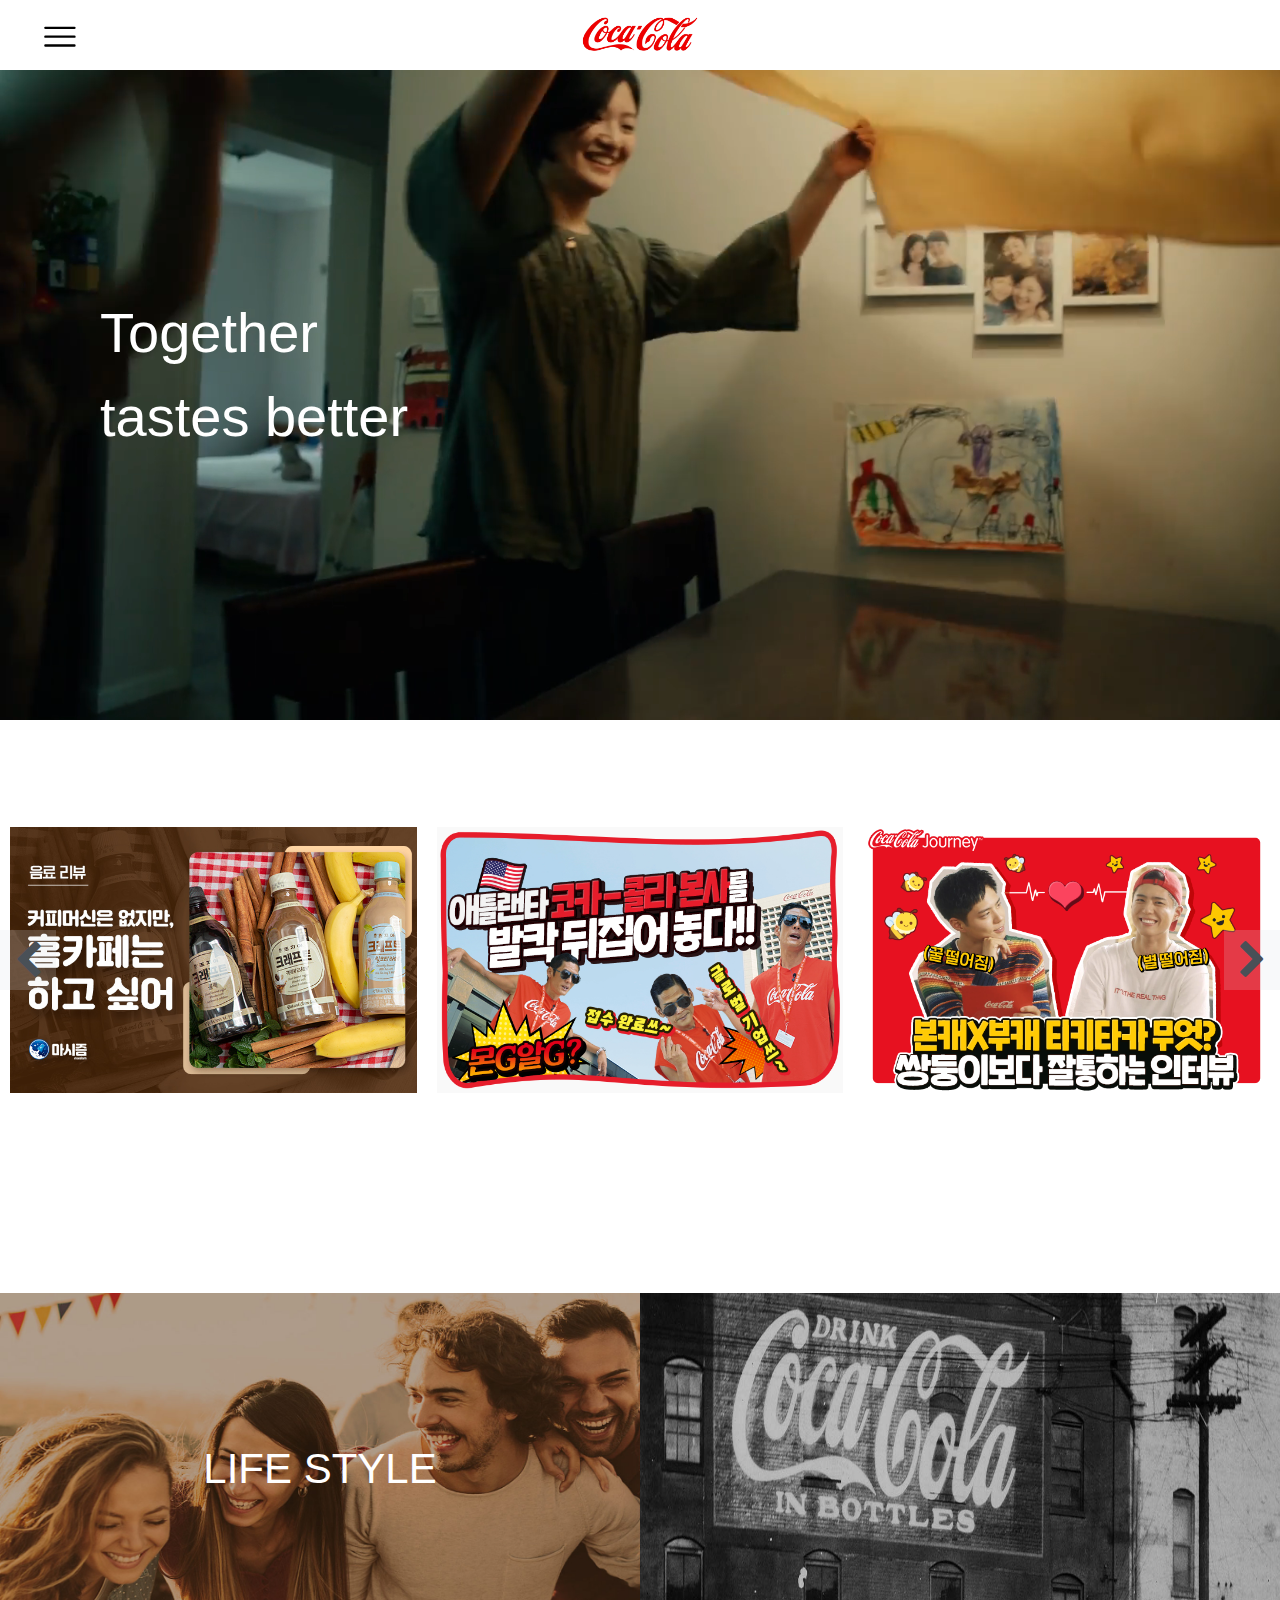
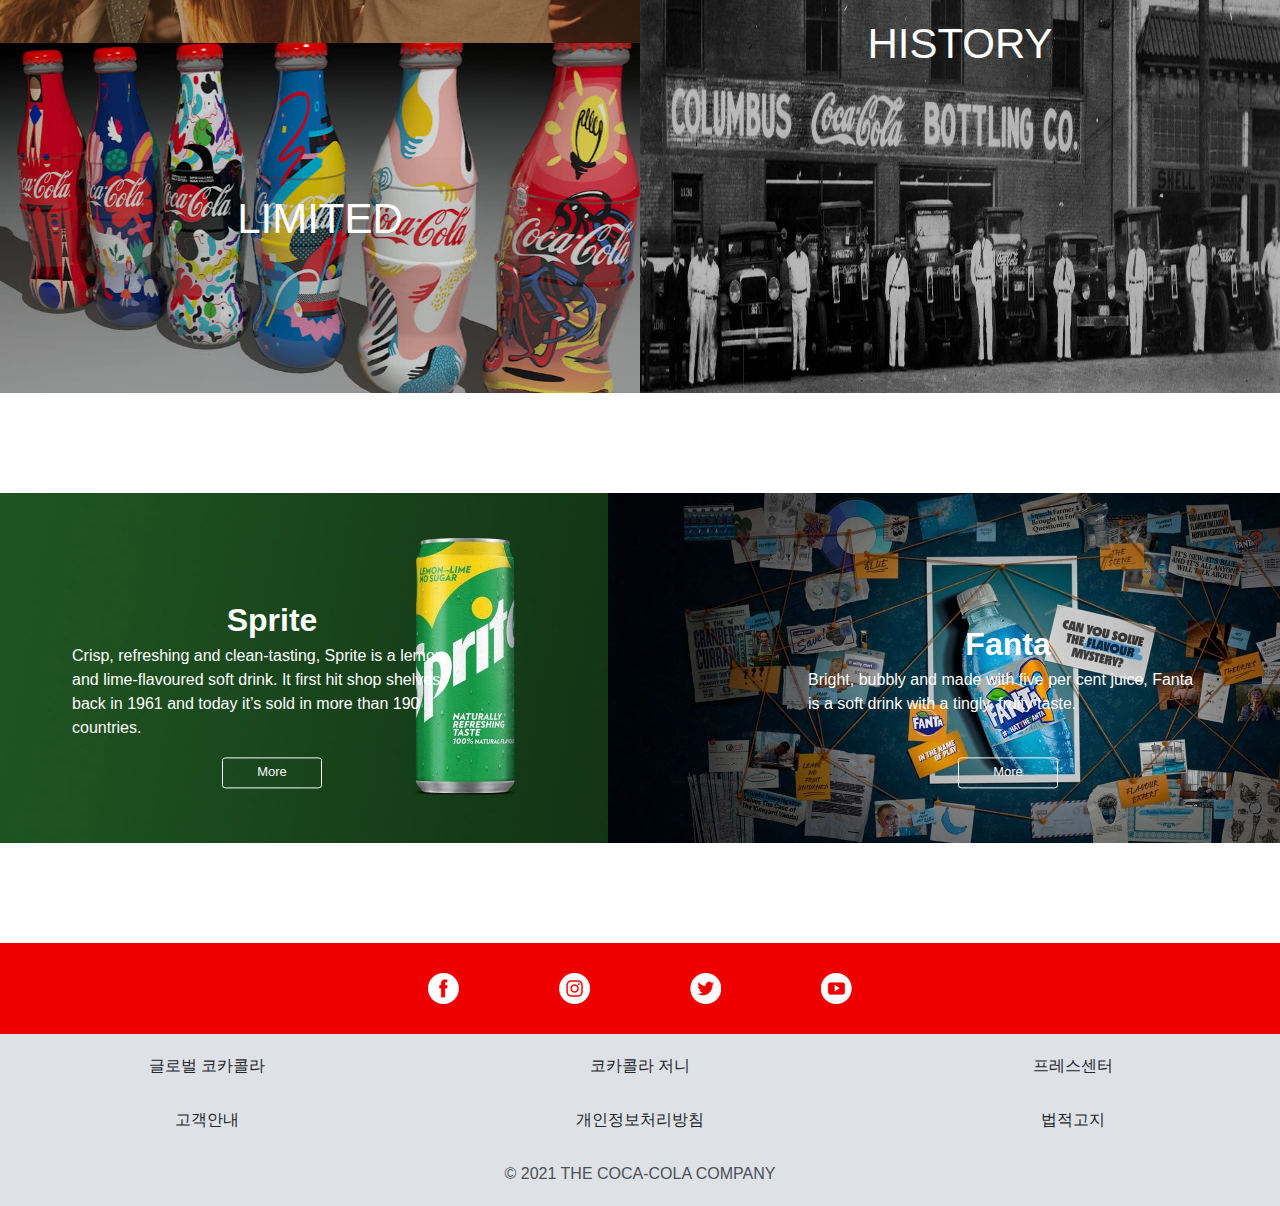
<file: CocaCola/index.html>
<!DOCTYPE html>
<html lang="en">

<head>
    <meta charset="UTF-8">
    <meta http-equiv="X-UA-Compatible" content="IE=edge">
    <meta name="viewport" content="width=device-width, initial-scale=1.0">
    <title>Coca-Cola</title>
    <link rel="stylesheet" href="css/bootstrap.min.css">
    <link rel="stylesheet" href="css/style.css">
    <link rel="stylesheet" href="css/fontello.css">
    <script src="js/jquery-3.5.1.min.js"></script>
    <script src="js/index.js"></script>

</head>

<body>
    <header>
        <h1 class="logo"><a href="index.html"><img src="images/logo.png" alt="logo"></a></h1>
        <p class="menuBtn"><a href="#"></a></p>
        <ul class="menu">
            <li>
                <a href="#">OUR PRODUCTS</a>
                <ul class="subMenu">
                    <li><a href="#"><img src="images/subImg_1.jpg" alt="Coca-Cola"></a></li>
                    <li><a href="#"><img src="images/subImg_2.jpg" alt="Coca-Cola-Zero"></a></li>
                    <li><a href="#"><img src="images/subImg_3.webp" alt="Flavor"></a></li>
                    <li><a href="#"><img src="images/subImg_4.webp" alt="Coca-Cola-Energy"></a></li>
                    <li><a href="#"><img src="images/subImg_5.jpg" alt="Coca-Cola-Local-Taste"></a></li>
                    <li><a href="#"><img src="images/subImg_6.webp" alt="All Products"></a></li>
                </ul>
            </li>
            <li><a href="#">COKE STORY</a></li>
            <li><a href="#">LIFE</a></li>
            <li><a href="#">COMMUNITY</a></li>
            <li><a href="#">WHERE TO BUY</a></li>
        </ul>
    </header>

    <div id="container">
        <h2 class="blind">videoWrap,eventWrap,photoWrap,brandWrap,snsWrap</h2>

        <section class="videoWrap">
            <h3 class="blind">video</h3>
            <div class="videoBox">
                <video src="videos/The_Great_Meal_15_KOCLD05T171H_Digital_1600.mp4" autoplay loop muted></video>
            </div>
            <div class="videoText">
                <p>Together <br>tastes better</p>
            </div>
        </section>

        <section class="eventWrap">
            <h3 class="blind">event</h3>
            <ul class="event">
                <li>
                    <a href="#">
                        <img src="images/event_1.jpg" alt="event_1">
                    </a>
                </li>
                <li>
                    <a href="#">
                        <img src="images/event_2.png" alt="event_2">
                    </a>
                </li>
                <li>
                    <a href="#">
                        <img src="images/event_3.png" alt="event_3">
                    </a>
                </li>
                <li>
                    <a href="#">
                        <img src="images/event_4.jpg" alt="event_3">
                    </a>
                </li>
                <li>
                    <a href="#">
                        <img src="images/event_5.jpg" alt="event_3">
                    </a>
                </li>
                <li>
                    <a href="#">
                        <img src="images/event_6.jpg" alt="event_3">
                    </a>
                </li>

            </ul>

            <div class="arrow">
                <i class="icon-left"></i>
                <i class="icon-right"></i>
            </div>
        </section>

        <section class="photoWrap">
            <h3 class="blind">photo</h3>
            <ul class="leftPhoto">
                <li>
                    <a href="#">
                        <img src="images/lifestyle.jpg" alt="lifestyle">
                        <p>LIFE STYLE</p>
                    </a>
                </li>
                <li>
                    <a href="#">
                        <img src="images/limited.jpg" alt="limited">
                        <p>LIMITED</p>
                    </a>
                </li>
            </ul>

            <ul class="rightPhoto">
                <li>
                    <a href="#">
                        <img src="images/history.jpg" alt="history">
                        <p>HISTORY</p>
                    </a>
                </li>
            </ul>
        </section>

        <section class="brandWrap center">
            <h3 class="blind">brand</h3>
            <div class="sprite">
                <img src="images/brnad-sprite.jpg" alt="sprite">
                <div class="brandText">
                    <p>Sprite</p>
                    Crisp, refreshing and clean-tasting, Sprite is a lemon and lime-flavoured soft drink. It first hit
                    shop shelves back in 1961 and today it’s sold in more than 190 countries.
                </div>
                <a href="#" class="btn btn-outline-light">More</a>


            </div>

            <div class="fanta">
                <img src="images/brand-fanta.jpg" alt="fanta">
                <div class="brandText">
                    <p>Fanta</p>
                    Bright, bubbly and made with five per cent juice, Fanta is a soft drink with a tingly, fruity taste.
                </div>
                <a href="#" class="btn btn-outline-light">More</a>
            </div>
        </section>

        <section class="snsWrap">
            <h3 class="blind">sns</h3>
            <div class="center">
                <ul class="sns">
                    <li><a href="#"><img src="images/coke-facebook.png" alt="coke-facebook"></a></li>
                    <li><a href="#"><img src="images/coke-instagran.png" alt="coke-instagran"></a></li>
                    <li><a href="#"><img src="images/coke-twitter.png" alt="coke-twitter"></a></li>
                    <li><a href="#"><img src="images/coke-youtube.png" alt="coke-youtube"></a></li>
                </ul>
            </div>
        </section>
    </div>

    <footer>
        <ul class="footTop row">
            <li class="col-4"><a href="#">글로벌 코카콜라</a></li>
            <li class="col-4"><a href="#">코카콜라 저니</a></li>
            <li class="col-4"><a href="#">프레스센터</a></li>
            <li class="col-4"><a href="#">고객안내</a></li>
            <li class="col-4"><a href="#">개인정보처리방침</a></li>
            <li class="col-4"><a href="#">법적고지</a></li>
        </ul>
        <p>© 2021 THE COCA-COLA COMPANY</p>
    </footer>
</body>

</html>
</file>
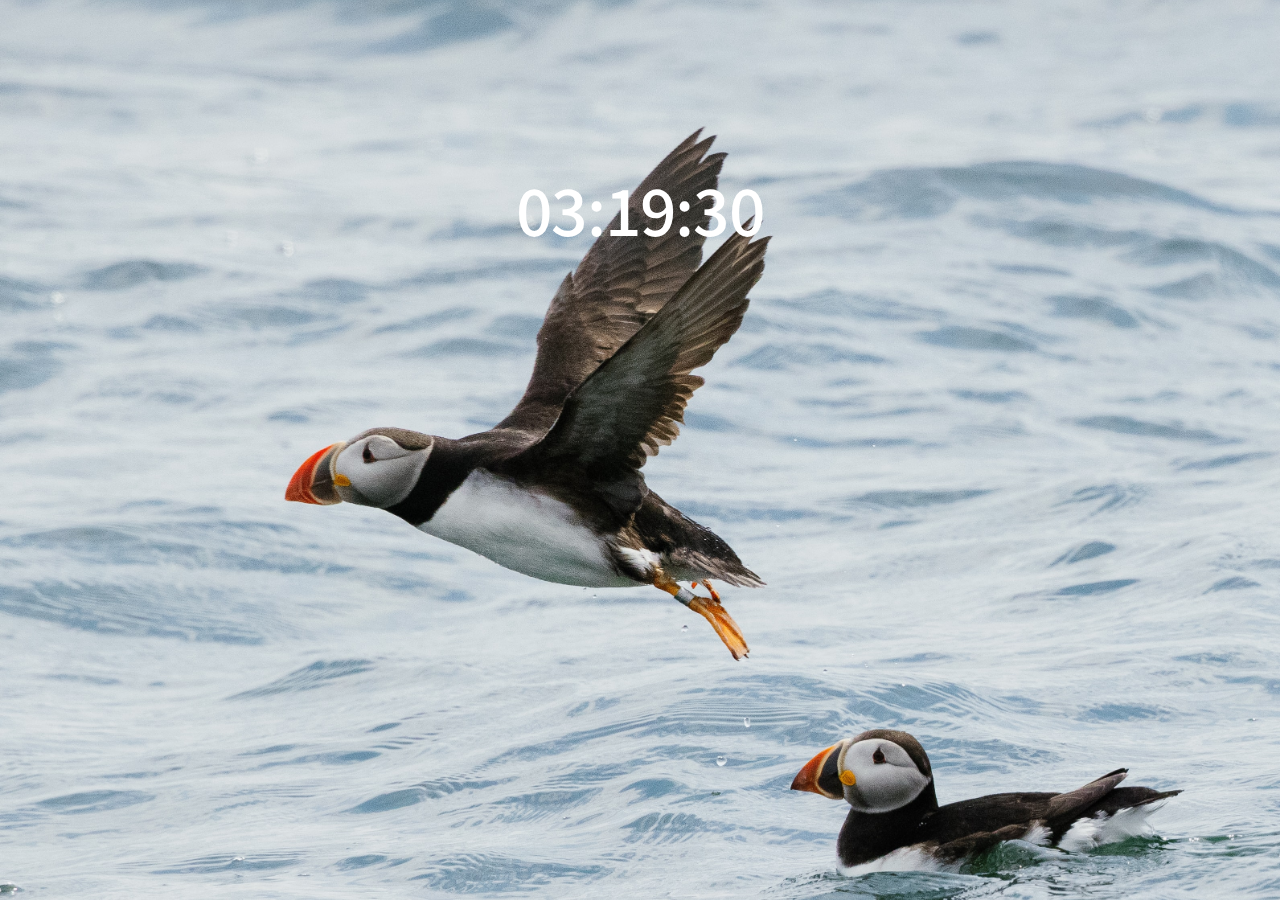
<file: nomard_momentum_clone/html/index.html>
<!DOCTYPE html>
<html lang="en">

<head>
    <meta charset="UTF-8">
    <meta http-equiv="X-UA-Compatible" content="IE=edge">
    <meta name="viewport" content="width=device-width, initial-scale=1.0">
    <title>momentum_clone</title>
    <link href="https://fonts.googleapis.com/css2?family=Noto+Sans+KR:wght@100;300;400;500;700;900&display=swap"
        rel="stylesheet">
    <link rel="stylesheet" href="../css/momentum.css">
</head>

<body>
    <h2 id="clock"></h2>
    <form class="hidden" id="login-form">
        <input type="text" maxlength="15" placeholder="What's Your Name?" required>
        <input type="submit" value="Log In">
    </form>
    <h1 class="hidden" id="greeting"></h1>
</body> 
<script src="../js/momentum.js"></script>

</html>
</file>
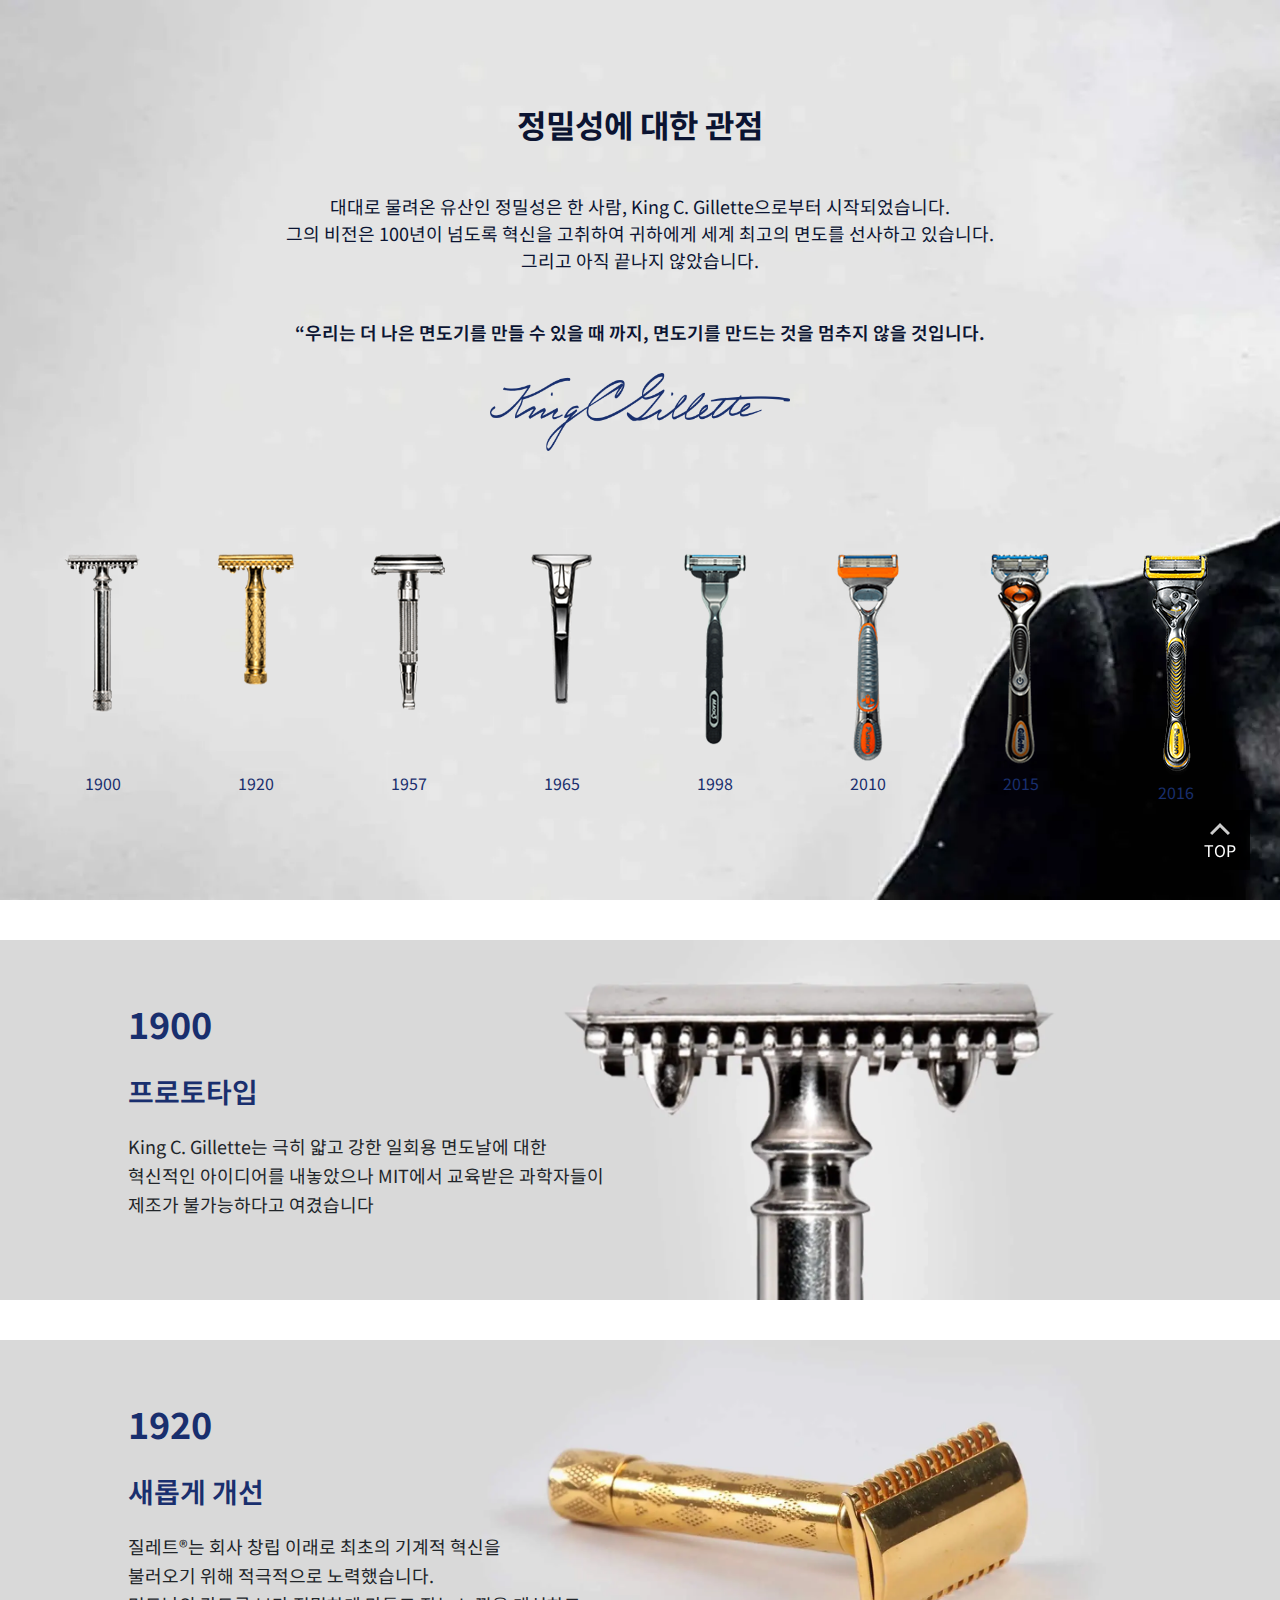
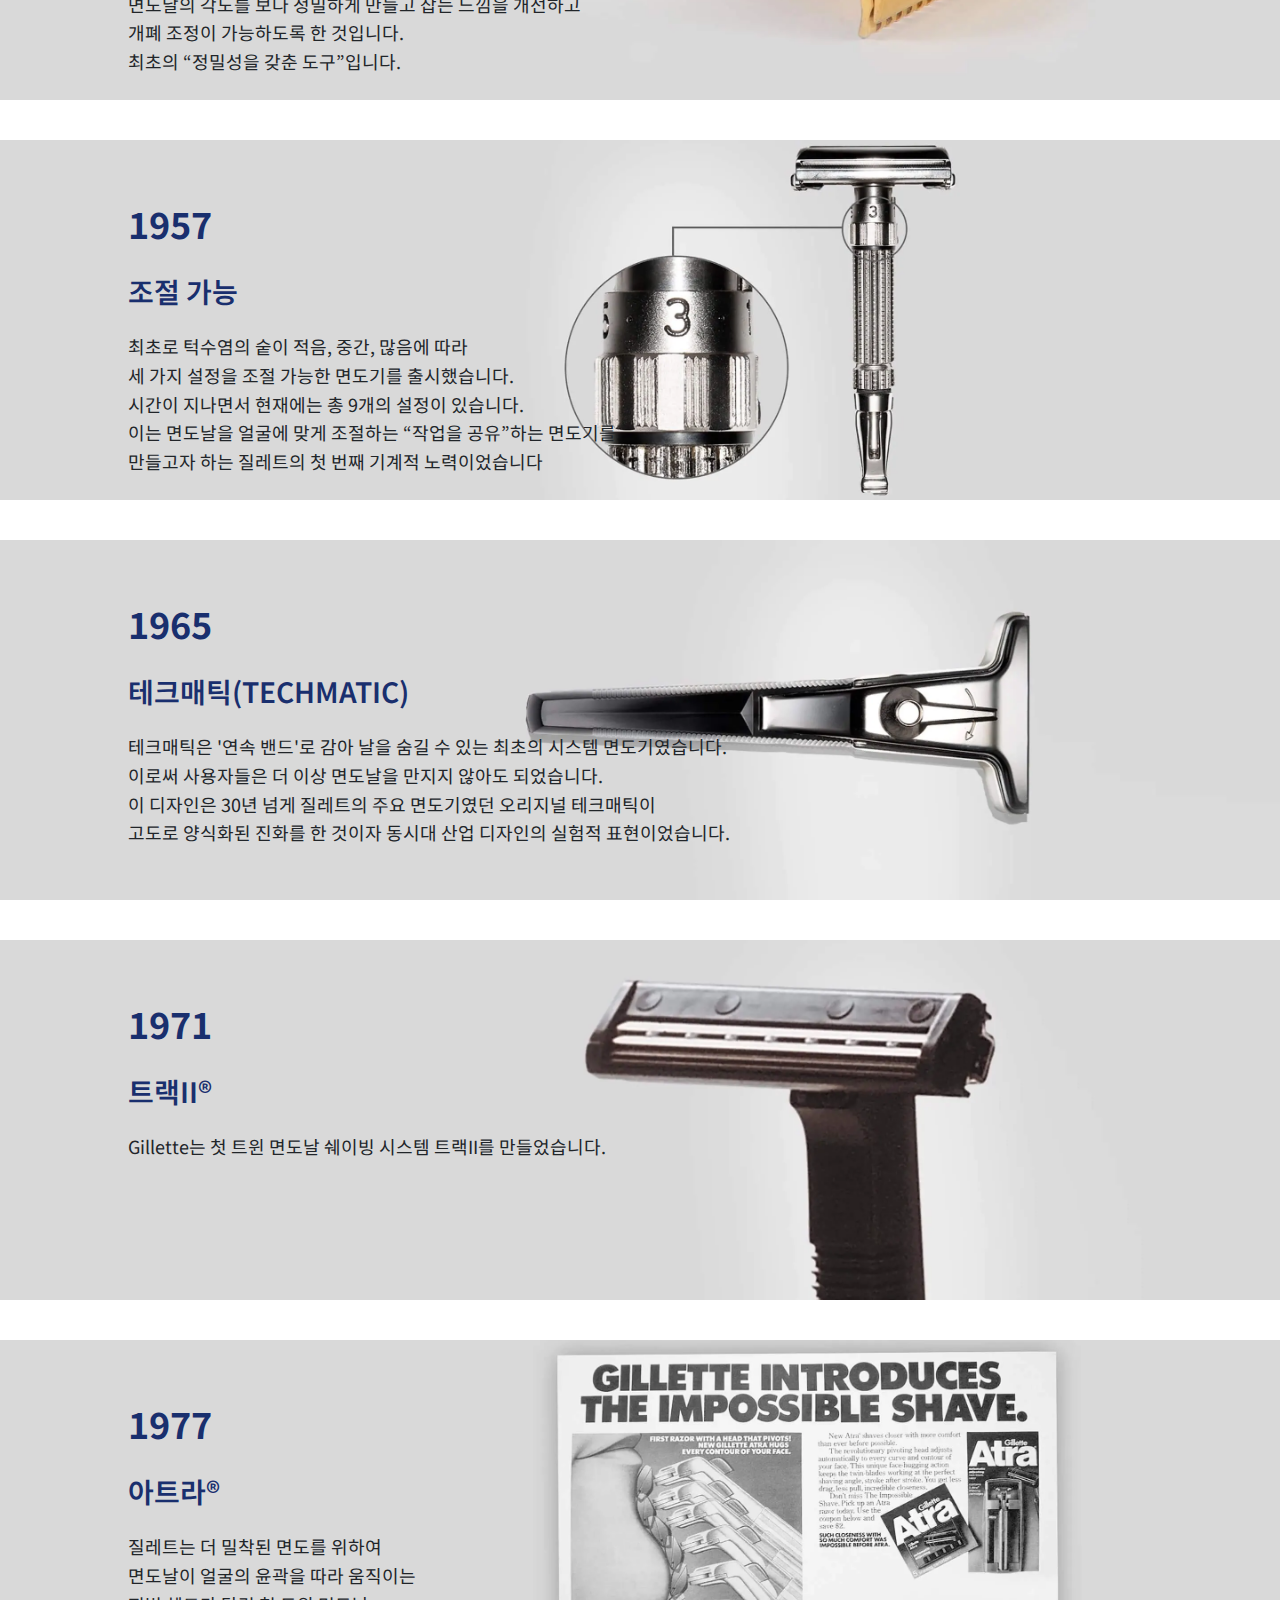
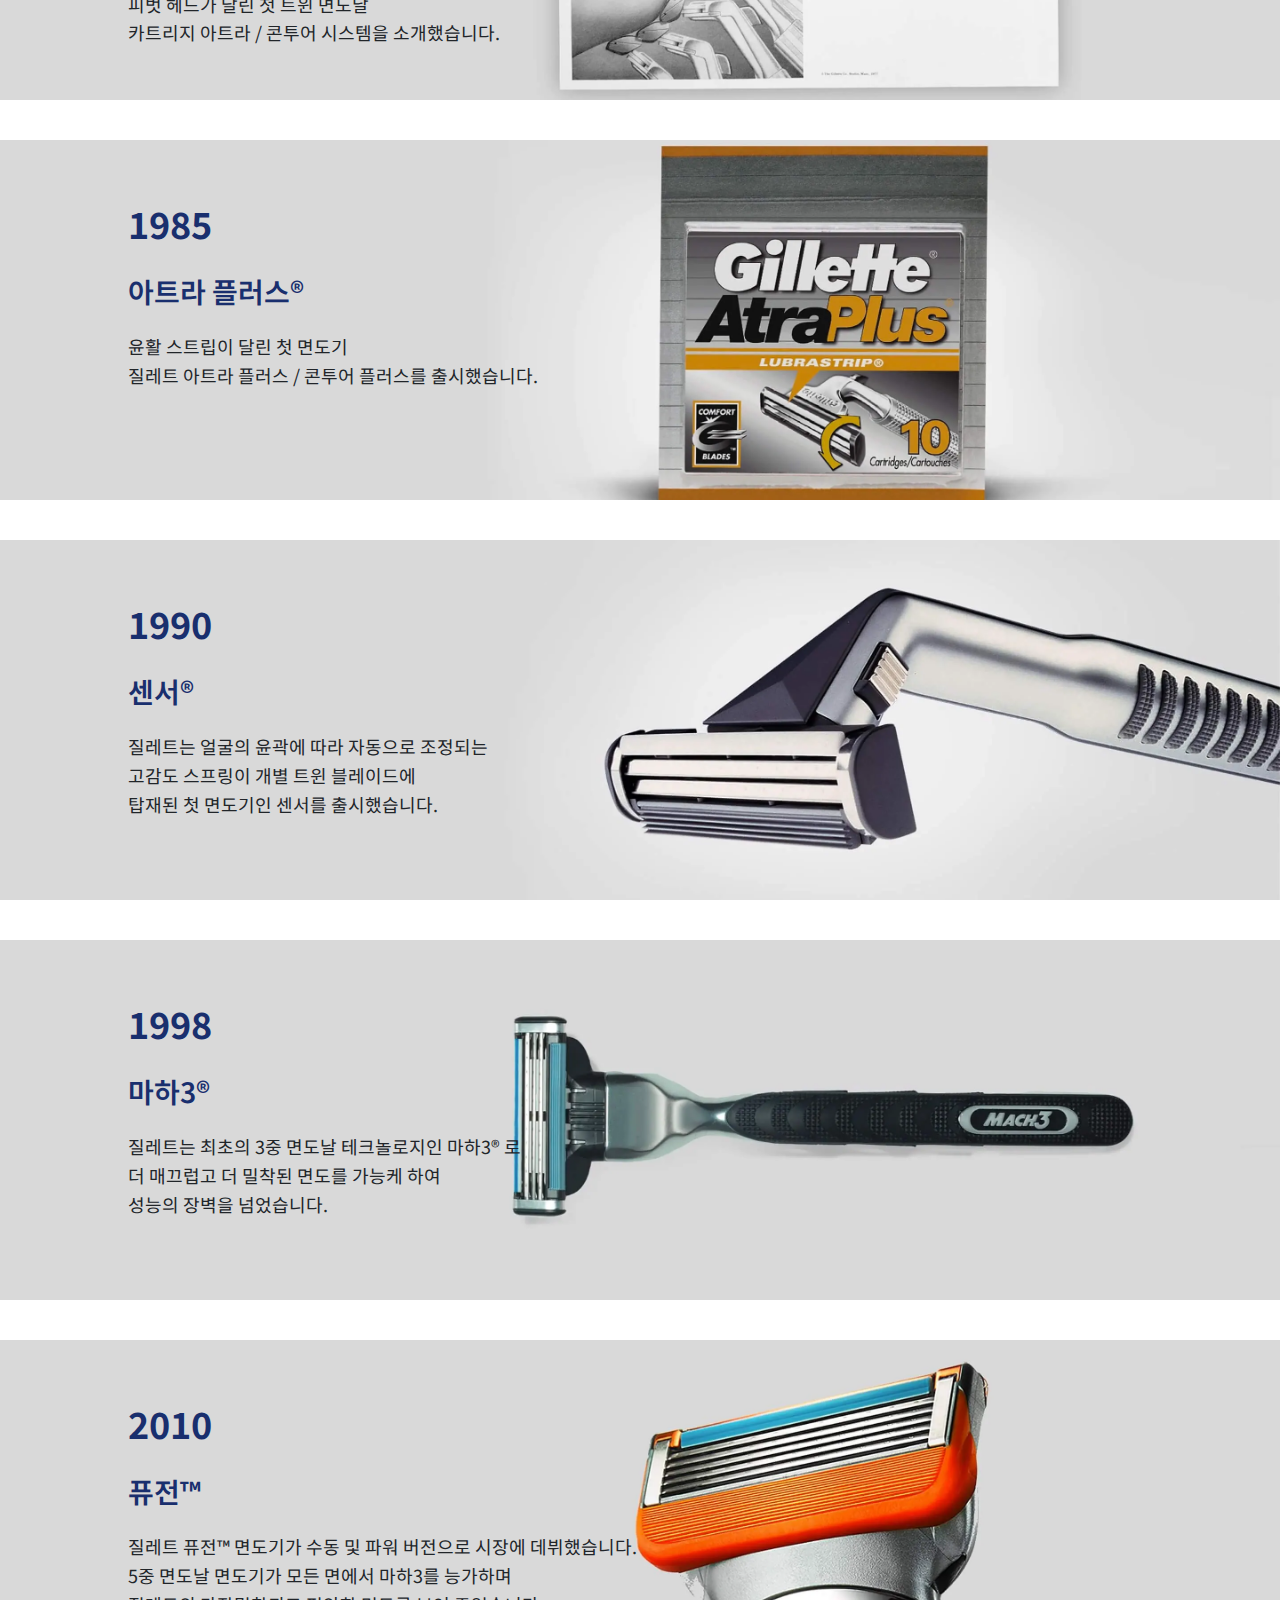
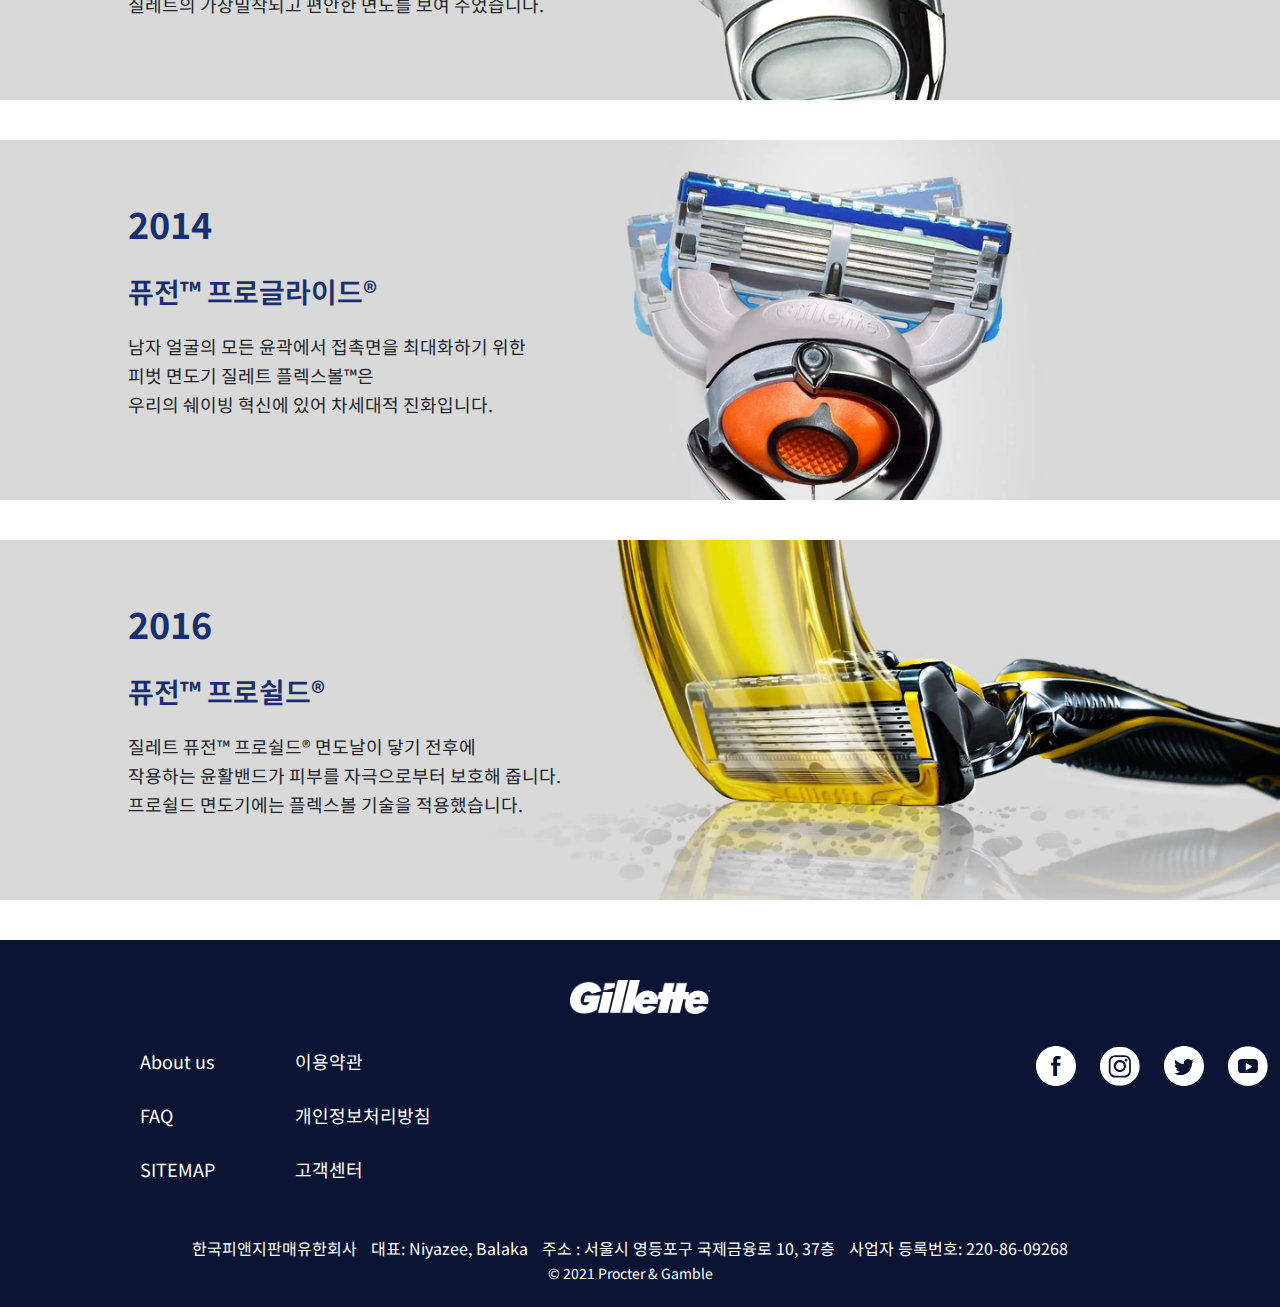
<file: Gillette/history.html>
<!DOCTYPE html>
<html lang="en">

<head>
    <meta charset="UTF-8">
    <meta http-equiv="X-UA-Compatible" content="IE=edge">
    <meta name="viewport" content="width=device-width, initial-scale=1.0">
    <title>Gillete</title>
    <link rel="icon" href="images/favicon-48x48.png">
    <link href="https://fonts.googleapis.com/css2?family=Noto+Sans+KR:wght@100;300;400;500;700;900&display=swap"
        rel="stylesheet">
    <link rel="stylesheet" href="css/bootstrap.min.css">
    <link rel="stylesheet" href="css/history.css">
    <script src="js/jquery-3.5.1.min.js"></script>
    <script src="js/history.js"></script>
</head>

<body>
    <header>
        <div class="center">
            <h1 class="logo"><a href="index.html"><img src="images/Logo.png" alt="logo"></a></h1>
            <nav>
                <p class="hamBtn"><a href="#"><i><img src="images/hamBtn.svg" alt="menuBtn"></i></a></p>
                <p class="search"><a href="#"><i><img src="images/search.svg" alt="searchIcon"></i></a></p>
                <ul class="menu">
                    <li>
                        <a href="#">PRODUCTS</a>
                        <ul class="sub sub1">
                            <li class="subLi1">
                                <a href="#">면도기 & 트리머</a>
                                <div class="subImgWrap">
                                    <ul class="subImg">
                                        <li>
                                            <a href="#">
                                                <img src="images/Blades_ProGlideShield@2x.webp" alt="프로 글라이드쉴드">
                                                <p>ProGlide Shield</p>
                                            </a>
                                        </li>
                                        <li>
                                            <a href="#">
                                                <img src="images/Blades_ProGlide@2x.webp" alt="프로 글라이드">
                                                <p>ProGlide</p>
                                            </a>
                                        </li>
                                        <li>
                                            <a href="#">
                                                <img src="images/Blades_SkinGuard@2x.webp" alt="스킨텍">
                                                <p>SkinTech</p>
                                            </a>
                                        </li>
                                        <li>
                                            <a href="#">
                                                <img src="images/Blades_Mach3@2x.webp" alt="마하3">
                                                <p>Mach3</p>
                                            </a>
                                        </li>
                                    </ul>
                                </div>
                            </li>
                            <li>
                                <a href="#">면도날</a>
                                <div class="subImgWrap">
                                    <ul class="subImg">
                                        <li>
                                            <a href="#">
                                                <img src="images/bladerefills-heatedrazor.webp" alt="히티드레이저 면도날">
                                                <p>Heated Razor</p>
                                            </a>
                                        </li>
                                        <li>
                                            <a href="#">
                                                <img src="images/bladerefills-proglideshield.webp" alt="프로글라이드쉴드 면도날">
                                                <p>ProGlide Shield</p>
                                            </a>
                                        </li>
                                        <li>
                                            <a href="#">
                                                <img src="images/bladerefills-skinguard.webp" alt="스킨가드 면도날">
                                                <p>SkinTech</p>
                                            </a>
                                        </li>
                                        <li>
                                            <a href="#">
                                                <img src="images/bladerefills-mach3.webp" alt="마하3">
                                                <p>Mach3</p>
                                            </a>
                                        </li>
                                    </ul>
                                </div>
                            </li>
                            <li>
                                <a href="#">쉐이빙 크림 & 젤 & 폼</a>
                                <div class="subImgWrap">
                                    <ul class="subImg">
                                        <li>
                                            <a href="#">
                                                <img src="images/product_mach3_Irritation_defender_soothing_gel.jpg"
                                                    alt="마하3 자극 방지 수딩 젤">
                                                <p>마하3 자극 방지 수딩 젤</p>
                                            </a>
                                        </li>
                                        <li>
                                            <a href="#">
                                                <img src="images/product_fusionshavegel_ultraprotection_front_1210x1131.jpg"
                                                    alt="퓨전 하이드라젤 센서티브">
                                                <p>퓨전 하이드라젤 센서티브</p>
                                            </a>
                                        </li>
                                        <li>
                                            <a href="#">
                                                <img src="images/product_fusionshavegel_puresensitive_front_1210x1131.jpg"
                                                    alt="퓨전 하이드라젤
                                                    퓨어 & 센서티브">
                                                <p>퓨전 하이드라젤
                                                    퓨어 & 센서티브</p>
                                            </a>
                                        </li>
                                        <li>
                                            <a href="#">
                                                <img src="images/product_series_gel_cool_cleansing.jpg"
                                                    alt="시리즈젤 쿨 클렌징">
                                                <p>시리즈젤 쿨 클렌징</p>
                                            </a>
                                        </li>
                                    </ul>
                                </div>
                            </li>
                            <li>
                                <a href="#">스타터 키트</a>
                                <div class="subImgWrap">
                                    <ul class="subImg">
                                        <li>
                                            <a href="#">
                                                <img src="images/StarterKits_Mach3@2x.webp" alt="Mach3 StarterKit">
                                                <p>Mach3 StarterKit</p>
                                            </a>
                                        </li>
                                        <li>
                                            <a href="#">
                                                <img src="images/StarterKits_ProGlideShield@2x.webp"
                                                    alt="ProGlideShield StarterKit">
                                                <p>ProGlideShield StarterKit</p>
                                            </a>
                                        </li>
                                        <li>
                                            <a href="#">
                                                <img src="images/StarterKits_SkinGuard@2x.webp"
                                                    alt="SkinGuard StarterKit">
                                                <p>SkinGuard StarterKit</p>
                                            </a>
                                        </li>
                                    </ul>
                                </div>
                            </li>
                            <li>
                                <a href="#">Heated Razor</a>
                                <div class="subImgWrap">
                                    <ul class="subImg">
                                        <li>
                                            <a href="#">
                                                <img src="images/GilletteLabs_HeatedRazorStarterKit@2x.webp"
                                                    alt="히티드레이저 스타터키트">
                                                <p>HeatedRazor StarterKit</p>
                                            </a>
                                        </li>
                                        <li>
                                            <a href="#">
                                                <img src="images/GilletteLabs_HeatedRazorRefills@2x.webp"
                                                    alt="히티드레이저 면도날">
                                                <p>HeatedRazor Refills</p>
                                            </a>
                                        </li>
                                    </ul>
                                </div>
                            </li>
                            <li><a href="#">All Products</a></li>
                        </ul>
                    </li>
                    <li>
                        <a href="#">SHAVING TIPS</a>
                        <ul class="sub sub2">
                            <li>
                                <a href="#">얼굴면도팁</a>
                                <div class="subImgWrap">
                                    <ul class="subImg">
                                        <li>
                                            <a href="#">
                                                <img src="images/ShavingTip_shaving-myths-THUMB.jpg"
                                                    alt="면도에 관한 잘못된 상식 바로잡기">
                                                <p>면도에 관한 잘못된 상식 바로잡기</p>
                                            </a>
                                        </li>
                                        <li>
                                            <a href="#">
                                                <img src="images/ShavingTip_KR_Thumb_Article_how-to-shave-your-face.jpg"
                                                    alt="얼굴 면도 방법: 남성 면도 가이드">
                                                <p>얼굴 면도 방법: 남성 면도 가이드</p>
                                            </a>
                                        </li>
                                        <li>
                                            <a href="#">
                                                <img src="images/ShavingTip_USen_SH_ALP-SQR-Razor-Burn_new.jpg"
                                                    alt="면도로 인한 따가움 및 자극의 예방 및 치료 방법">
                                                <p>면도로 인한 따가움 및 자극의 예방 및 치료 방법</p>
                                            </a>
                                        </li>
                                        <li>
                                            <a href="#">
                                                <img src="images/ShavingTip_wet-shaving-THUMB.jpg" alt="얼굴 면도팁: 습식 면도">
                                                <p>얼굴 면도팁: 습식 면도</p>
                                            </a>
                                        </li>
                                    </ul>
                                </div>
                            </li>
                            <li><a href="#">맨스케이핑</a></li>
                            <li>
                                <a href="#">수염스타일</a>
                                <div class="subImgWrap">
                                    <ul class="subImg">
                                        <li>
                                            <a href="#">
                                                <img src="images/bearded_1.jpg" alt="bearded_1">
                                                <p>쇼트 박스드 비어드</p>
                                            </a>
                                        </li>
                                        <li>
                                            <a href="#">
                                                <img src="images/bearded_2.jpg" alt="bearded_2">
                                                <p>서클 비어드</p>
                                            </a>
                                        </li>
                                        <li>
                                            <a href="#">
                                                <img src="images/bearded_3.jpg" alt="bearded_3">
                                                <p>로열 비어드</p>
                                            </a>
                                        </li>
                                        <li>
                                            <a href="#">
                                                <img src="images/bearded_4.jpg" alt="bearded_4">
                                                <p>스크러피 비어드</p>
                                            </a>
                                        </li>
                                    </ul>
                                </div>
                            </li>
                            <li><a href="#">면도과학</a></li>
                        </ul>
                    </li>
                    <li>
                        <a href="history.html">HISTORY</a>
                        <ul class="sub sub3">
                            <li><a href="history.html">질레트 역사</a></li>
                            <li><a href="#">면도기 기술</a></li>
                            <li><a href="#">면도 유산</a></li>
                            <li><a href="#">성분 용어집</a></li>
                            <li><a href="#">코로나19 대응</a></li>
                            <li><a href="#">사회 지속 가능성</a></li>
                            <li><a href="#">환경 지속 가능성</a></li>
                        </ul>
                    </li>
                    <li><a href="#">EVENT</a></li>
                </ul>
            </nav>
        </div>
        <div class="bg"></div>
    </header>

    <div id="container">
        <div class="gIndex">
            <p class="gTitle">정밀성에 대한 관점</p>
            <p class="gText">대대로 물려온 유산인 정밀성은 한 사람, King C. Gillette으로부터 시작되었습니다.
                <br>그의 비전은 100년이 넘도록 혁신을 고취하여 귀하에게 세계 최고의 면도를 선사하고 있습니다.
                <br>그리고 아직 끝나지 않았습니다.</p>

            <p class="gText2">“우리는 더 나은 면도기를 만들 수 있을 때 까지, 면도기를 만드는 것을 멈추지 않을 것입니다.</p>
            <p class="sign"><img src="images/gSign.png" alt="sign of Gillete"></p>

        </div>
        <div class="bladeHistory">
            <ul>
                <li><a href="#"><img src="images/1900.png" alt="1900">
                        <p>1900</p>
                    </a></li>
                <li><a href="#"><img src="images/1920.png" alt="1920">
                        <p>1920</p>
                    </a></li>
                <li><a href="#"><img src="images/1957.png" alt="1957">
                        <p>1957</p>
                    </a></li>
                <li><a href="#"><img src="images/1965.png" alt="1965">
                        <p>1965</p>
                    </a></li>
                <li><a href="#"><img src="images/1998.png" alt="1998">
                        <p>1998</p>
                    </a></li>
                <li><a href="#"><img src="images/2010.png" alt="2010">
                        <p>2010</p>
                    </a></li>
                <li><a href="#"><img src="images/2015.png" alt="2015">
                        <p>2015</p>
                    </a></li>
                <li><a href="#"><img src="images/2016.png" alt="2016">
                        <p>2016</p>
                    </a></li>
            </ul>
        </div>
        <div class="h1900">
            <div class="textWrap">
                <p class="hTitle">1900</p>
                <p class="subTitle">프로토타입</p>
                <div class="textBox">
                    King C. Gillette는 극히 얇고
                    강한 일회용 면도날에 대한
                    <br> 혁신적인 아이디어를 내놓았으나
                    MIT에서 교육받은 과학자들이
                    <br> 제조가 불가능하다고 여겼습니다
                </div>
            </div>
        </div>

        <div class="h1920">
            <div class="textWrap">
                <p class="hTitle">1920</p>
                <p class="subTitle">새롭게 개선</p>
                <div class="textBox">
                    질레트®는 회사 창립 이래로 최초의 기계적 혁신을
                    <br>불러오기 위해 적극적으로 노력했습니다.
                    <br>면도날의 각도를 보다 정밀하게 만들고 잡는 느낌을 개선하고
                    <br> 개폐 조정이 가능하도록 한
                    것입니다.
                    <br> 최초의 “정밀성을 갖춘 도구”입니다.
                </div>
            </div>
        </div>

        <div class="h1957">
            <div class="textWrap">
                <p class="hTitle">1957</p>
                <p class="subTitle">조절 가능</p>
                <div class="textBox">
                    최초로 턱수염의 숱이 적음, 중간, 많음에 따라
                    <br>세 가지 설정을 조절 가능한 면도기를 출시했습니다.
                    <br>시간이 지나면서 현재에는 총 9개의 설정이 있습니다.
                    <br>이는 면도날을 얼굴에 맞게
                    조절하는 “작업을 공유”하는 면도기를
                    <br>만들고자 하는
                    질레트의 첫 번째 기계적 노력이었습니다
                </div>
            </div>
        </div>

        <div class="h1965">
            <div class="textWrap">
                <p class="hTitle">1965</p>
                <p class="subTitle">테크매틱(TECHMATIC)</p>
                <div class="textBox">
                    테크매틱은 '연속 밴드'로 감아 날을 숨길 수 있는
                    최초의 시스템 면도기였습니다.
                    <br>이로써 사용자들은 더 이상 면도날을 만지지 않아도 되었습니다.
                    <br> 이 디자인은 30년 넘게 질레트의
                    주요 면도기였던 오리지널 테크매틱이
                    <br>고도로 양식화된 진화를 한 것이자
                    동시대 산업 디자인의 실험적 표현이었습니다.
                </div>
            </div>
        </div>

        <div class="h1971">
            <div class="textWrap">
                <p class="hTitle">1971</p>
                <p class="subTitle">트랙II®</p>
                <div class="textBox">
                    Gillette는 첫 트윈 면도날 쉐이빙 시스템 트랙II를 만들었습니다.
                </div>
            </div>
        </div>

        <div class="h1977">
            <div class="textWrap">
                <p class="hTitle">1977</p>
                <p class="subTitle">아트라®</p>
                <div class="textBox">
                    질레트는 더 밀착된 면도를 위하여
                    <br>면도날이 얼굴의 윤곽을 따라 움직이는
                    <br> 피벗 헤드가 달린 첫 트윈 면도날
                    <br> 카트리지 아트라 / 콘투어 시스템을 소개했습니다.
                </div>
            </div>
        </div>

        <div class="h1985">
            <div class="textWrap">
                <p class="hTitle">1985</p>
                <p class="subTitle">아트라 플러스®</p>
                <div class="textBox">
                    윤활 스트립이 달린 첫 면도기
                    <br> 질레트 아트라 플러스 / 콘투어 플러스를 출시했습니다.
                </div>
            </div>
        </div>

        <div class="h1990">
            <div class="textWrap">
                <p class="hTitle">1990</p>
                <p class="subTitle">센서®</p>
                <div class="textBox">
                    질레트는 얼굴의 윤곽에 따라 자동으로 조정되는
                    <br> 고감도 스프링이 개별 트윈 블레이드에
                    <br> 탑재된 첫 면도기인 센서를 출시했습니다.
                </div>
            </div>
        </div>

        <div class="h1998">
            <div class="textWrap">
                <p class="hTitle">1998</p>
                <p class="subTitle">마하3®</p>
                <div class="textBox">
                    질레트는 최초의 3중 면도날 테크놀로지인 마하3® 로
                    <br> 더 매끄럽고 더 밀착된 면도를 가능케 하여
                    <br>성능의 장벽을 넘었습니다.
                </div>
            </div>
        </div>

        <div class="h2010">
            <div class="textWrap">
                <p class="hTitle">2010</p>
                <p class="subTitle">퓨전™</p>
                <div class="textBox">
                    질레트 퓨전™ 면도기가 수동 및 파워 버전으로 시장에 데뷔했습니다.
                    <br> 5중 면도날 면도기가 모든 면에서 마하3를 능가하며
                    <br> 질레트의 가장밀착되고 편안한 면도를 보여 주었습니다.
                </div>
            </div>
        </div>

        <div class="h2014">
            <div class="textWrap">
                <p class="hTitle">2014</p>
                <p class="subTitle">퓨전™ 프로글라이드®</p>
                <div class="textBox">
                    남자 얼굴의 모든 윤곽에서 접촉면을 최대화하기 위한
                    <br> 피벗 면도기 질레트 플렉스볼™은
                    <br>우리의 쉐이빙 혁신에 있어 차세대적 진화입니다.
                </div>
            </div>
        </div>

        <div class="h2016">
            <div class="textWrap">
                <p class="hTitle">2016</p>
                <p class="subTitle">퓨전™ 프로쉴드®</p>
                <div class="textBox">
                    질레트 퓨전™ 프로쉴드® 면도날이 닿기 전후에
                    <br>작용하는 윤활밴드가 피부를 자극으로부터 보호해 줍니다.
                    <br>프로쉴드 면도기에는 플렉스볼 기술을 적용했습니다.
                </div>
            </div>
        </div>




    </div>

    <footer>
        <div class="center clearfix">
            <p class="footLogo"><img src="images/gd-logo-white.webp" alt="footLogo"></p>

            <div class="footLeft">
                <ul>
                    <li><a href="#">About us</a></li>
                    <li><a href="#">FAQ</a></li>
                    <li><a href="#">SITEMAP</a></li>
                </ul>
                <ul>
                    <li><a href="#">이용약관</a></li>
                    <li><a href="#">개인정보처리방침</a></li>
                    <li><a href="#">고객센터</a></li>
                </ul>
            </div>

            <div class="footRight">
                <ul>
                    <li><a href="#"><img src="images/sns_facebook.svg" alt="sns-facebook"></a></li>
                    <li><a href="#"><img src="images/sns_instagram.svg" alt="sns-instagran"></a></li>
                    <li><a href="#"><img src="images/sns_twitter.svg" alt="sns-twitter"></a></li>
                    <li><a href="#"><img src="images/sns_youtube.svg" alt="sns-youtube"></a></li>
                </ul>
            </div>

            <address class="row col-12">
                <p>
                    <span> 한국피앤지판매유한회사</span>
                    <span> 대표: Niyazee, Balaka</span>
                    <span> 주소 : 서울시 영등포구 국제금융로 10, 37층</span>
                    <span> 사업자 등록번호: 220-86-09268</span>
                </p>
                <p><small>© 2021 Procter & Gamble</small> </p>
            </address>

        </div>
    </footer>

    <aside>
        <p><a href="#"><img src="images/arrow-up.svg" alt="top"><span>TOP</span></a></p>
    </aside>
</body>

</html>
</file>
<file: CocaCola/css/style.css>
a {
  text-decoration: none;
  color: #212529;
}

body {
  font-family: "Noto Sans KR", sans-serif;
  font-size: 16px;
}

img {
  vertical-align: middle;
}

.center {
  max-width: 1420px;
  margin: 0 auto;
}

.title {
  text-align: center;
  font-size: 28px;
  font-weight: 800;
  color: #212529;
  padding: 60px 0 40px 0;
}

.clearFix::after {
  content: "";
  display: block;
  clear: both;
}

i {
  font-family: "fontello";
  color: #495057;
  font-size: 40px;
}

/* Reset */
html {
  overflow-y: scroll;
  font-size: 13px;
}

body,
div,
dl,
dt,
dd,
ul,
ol,
li,
h1,
h2,
h3,
h4,
h5,
form,
fieldset,
p,
button,
input {
  margin: 0;
  padding: 0;
}

body {
  background-color: #fff;
  *word-break: break-all;
  -ms-word-break: break-all;
}

img,
fieldset,
iframe {
  border: 0 none;
  padding: 0;
}

li {
  list-style: none;
}

input,
select,
button {
  vertical-align: middle;
}

i,
em,
address {
  font-style: normal;
}

label,
button {
  cursor: pointer;
}

button {
  margin: 0;
  padding: 0;
}

button * {
  position: relative;
}

button img {
  left: -3px;
  *left: auto;
}

html:first-child select {
  height: 20px;
  padding-right: 6px;
}

option {
  padding-right: 6px;
}

hr {
  display: none;
}

legend {
  *width: 0;
}

table {
  border-collapse: collapse;
  border-spacing: 0;
}

header,
footer,
nav,
section,
aside {
  display: block;
}

/* clearfix */
.clearFix {
  *zoom: 1;
}

/* Hide */
.blind {
  display: block;
  position: absolute;
  left: 0;
  top: -9999em;
}

/* Skip */
.skip a {
  position: absolute;
  left: 0;
  top: -9999em;
  z-index: 9999;
  display: block;
  width: 100%;
  background-color: #039;
  color: #eee;
  text-transform: uppercase;
  text-decoration: none;
  line-height: 30px;
}

.skip a:hover,
.skip a:active,
.skip a:focus {
  top: 0;
}

header {
  width: 100%;
  height: 70px;
  background-color: white;
  position: fixed;
  z-index: 1000;
}
@media screen and (max-width: 426px) {
  header {
    height: 50px;
  }
}

.logo {
  text-align: center;
}
.logo img {
  width: 120px;
}
@media screen and (max-width: 426px) {
  .logo img {
    width: 80px;
  }
}

.menuBtn {
  position: absolute;
  top: 16px;
  left: 40px;
  z-index: 150;
}
@media screen and (max-width: 426px) {
  .menuBtn {
    top: 8px;
    left: 24px;
  }
}
.menuBtn a {
  display: block;
  width: 40px;
  height: 40px;
  background-image: url(../images/menuBtn.svg);
  background-repeat: no-repeat;
}
@media screen and (max-width: 426px) {
  .menuBtn a {
    width: 32px;
  }
}
.menuBtn a .acitve {
  display: block;
  width: 40px;
  height: 40px;
  background-image: url(../images/Close.svg);
}

.menu {
  display: none;
  width: 20%;
  height: 1080px;
  background-color: white;
  position: absolute;
  top: 0;
  z-index: 100;
}
@media screen and (max-width: 426px) {
  .menu {
    width: 44%;
  }
}
@media screen and (max-width: 768px) {
  .menu {
    width: 40%;
  }
}
@media screen and (min-width: 769px) and (max-width: 1024px) {
  .menu {
    width: 30%;
  }
}
.menu img {
  width: 40px;
}
.menu > li {
  font-size: 24px;
  line-height: 3.5;
  padding-left: 40px;
  position: relative;
}
@media screen and (max-width: 426px) {
  .menu > li {
    padding-left: 20px;
    font-size: 18px;
  }
}
.menu > li:first-child {
  padding-top: 100px;
}
.menu > li:first-child:hover .subMenu {
  display: block;
}
.menu > li:hover > a {
  color: #ee0000;
}
.menu > li:hover::after {
  width: 60%;
}
.menu > li::after {
  content: "";
  display: block;
  width: 0%;
  height: 2px;
  bottom: 0;
  left: 40px;
  background-color: rgba(238, 0, 0, 0.5);
  transition: 0.7s;
}
.menu .subMenu {
  display: none;
  position: absolute;
  top: 100px;
  left: 100%;
  background-color: white;
  overflow: hidden;
  width: 100%;
}
.menu .subMenu li {
  padding: 6px 12px;
  position: relative;
}
.menu .subMenu li:first-child {
  padding-top: 8px;
}
.menu .subMenu li:last-child {
  padding-bottom: 8px;
}
.menu .subMenu li:hover img {
  transform: scale(1.05);
  transition: 1s;
}
.menu .subMenu img {
  width: 100%;
}

.videoWrap {
  z-index: 1;
  position: relative;
}
.videoWrap .videoBox video {
  width: 100%;
}
@media screen and (max-width: 426px) {
  .videoWrap .videoBox video {
    width: 100vw;
  }
}
.videoWrap .videoText {
  position: absolute;
  top: 40%;
  left: 100px;
  color: white;
  font-size: 56px;
  font-weight: 500;
  line-height: 1.5;
}
@media screen and (max-width: 426px) {
  .videoWrap .videoText {
    font-size: 32px;
    left: 10%;
  }
}

.eventWrap {
  overflow: hidden;
  width: 100%;
  position: relative;
}
.eventWrap .event {
  overflow: hidden;
  padding: 100px 0 100px;
  width: 200%;
  position: relative;
}
@media screen and (max-width: 426px) {
  .eventWrap .event {
    width: 300%;
  }
}
.eventWrap .event li {
  float: left;
  width: calc(100%/6);
  box-sizing: border-box;
  padding: 0 10px;
  box-sizing: border-box;
}
.eventWrap .event li img {
  width: 100%;
}
.eventWrap .arrow {
  cursor: pointer;
}
.eventWrap .arrow .icon-left {
  position: absolute;
  left: 0;
  top: 50%;
  transform: translate(0, -50%);
  color: #495057;
  background-color: rgba(222, 226, 230, 0.2);
}
@media screen and (max-width: 426px) {
  .eventWrap .arrow .icon-left {
    font-size: 20px;
  }
}
.eventWrap .arrow .icon-right {
  position: absolute;
  right: 0;
  top: 50%;
  transform: translate(0, -50%);
  color: #495057;
  background-color: rgba(222, 226, 230, 0.2);
}
@media screen and (max-width: 426px) {
  .eventWrap .arrow .icon-right {
    font-size: 20px;
  }
}

.photoWrap {
  position: relative;
}
.photoWrap li:hover {
  transform: scale(1.05);
  transition: 1s;
}
.photoWrap p {
  color: white;
  font-size: 42px;
}
@media screen and (max-width: 426px) {
  .photoWrap p {
    font-size: 32px;
  }
}
.photoWrap .leftPhoto {
  position: absolute;
  top: 100px;
  left: 0;
  width: 50%;
  overflow: hidden;
}
@media screen and (max-width: 768px) {
  .photoWrap .leftPhoto {
    position: static;
    width: 100%;
  }
}
.photoWrap .leftPhoto li {
  position: relative;
}
.photoWrap .leftPhoto li img {
  width: 100%;
  height: 350px;
}
@media screen and (max-width: 768px) {
  .photoWrap .leftPhoto li img {
    width: 100vw;
    height: 50vh;
  }
}
.photoWrap .leftPhoto li p {
  position: absolute;
  top: 50%;
  left: 50%;
  transform: translate(-50%, -50%);
}
.photoWrap .rightPhoto {
  position: absolute;
  right: 0;
  top: 100px;
  width: 50%;
  overflow: hidden;
}
@media screen and (max-width: 768px) {
  .photoWrap .rightPhoto {
    position: static;
    width: 100%;
  }
}
.photoWrap .rightPhoto li {
  position: relative;
}
.photoWrap .rightPhoto li img {
  width: 100%;
  height: 700px;
}
@media screen and (max-width: 768px) {
  .photoWrap .rightPhoto li img {
    height: 50vh;
  }
}
.photoWrap .rightPhoto li p {
  position: absolute;
  top: 50%;
  left: 50%;
  transform: translate(-50%, -50%);
}

.brandWrap {
  margin-top: 900px;
  height: 350px;
  position: relative;
}
@media screen and (max-width: 426px) {
  .brandWrap {
    margin-bottom: -400px;
  }
}
@media screen and (max-width: 768px) {
  .brandWrap {
    margin-top: 100px;
  }
}
.brandWrap .sprite {
  position: absolute;
  left: -10%;
}
@media screen and (max-width: 426px) {
  .brandWrap .sprite img {
    width: 100%;
    height: 50vh;
  }
}
@media screen and (max-width: 768px) {
  .brandWrap .sprite {
    position: relative;
    left: 0;
  }
  .brandWrap .sprite img {
    width: 100vw;
  }
}
@media screen and (min-width: 769px) and (max-width: 1024px) {
  .brandWrap .sprite {
    position: relative;
    left: 0;
  }
  .brandWrap .sprite img {
    width: 100vw;
  }
}
.brandWrap .sprite .brandText {
  color: white;
  position: absolute;
  top: 50%;
  left: 50%;
  transform: translate(-50%, -50%);
}
@media screen and (max-width: 426px) {
  .brandWrap .sprite .brandText {
    font-size: 6px;
    top: 40%;
  }
}
.brandWrap .sprite .brandText p {
  font-size: 32px;
  font-weight: bold;
  text-align: center;
}
@media screen and (max-width: 426px) {
  .brandWrap .sprite .brandText p {
    font-size: 24px;
  }
}
.brandWrap .sprite a {
  position: absolute;
  top: 80%;
  left: 50%;
  transform: translate(-50%, -50%);
  width: 100px;
}
.brandWrap .fanta {
  position: absolute;
  right: -10%;
}
@media screen and (max-width: 426px) {
  .brandWrap .fanta img {
    width: 100vw;
    height: 50vh;
  }
}
@media screen and (max-width: 768px) {
  .brandWrap .fanta {
    position: relative;
    right: 0;
    overflow: hidden;
  }
}
@media screen and (min-width: 769px) and (max-width: 1024px) {
  .brandWrap .fanta {
    position: relative;
    left: 0;
  }
  .brandWrap .fanta img {
    width: 100vw;
  }
}
.brandWrap .fanta .brandText {
  color: white;
  position: absolute;
  top: 50%;
  left: 50%;
  transform: translate(-50%, -50%);
}
@media screen and (max-width: 426px) {
  .brandWrap .fanta .brandText {
    top: 40%;
    font-size: 6px;
  }
}
.brandWrap .fanta .brandText p {
  font-size: 32px;
  font-weight: bold;
  text-align: center;
}
@media screen and (max-width: 426px) {
  .brandWrap .fanta .brandText p {
    font-size: 24px;
  }
}
.brandWrap .fanta a {
  position: absolute;
  top: 80%;
  left: 50%;
  transform: translate(-50%, -50%);
  width: 100px;
}

.snsWrap {
  background-color: #ee0000;
  margin-top: 100px;
}
@media screen and (max-width: 768px) {
  .snsWrap {
    margin-top: 450px;
  }
}
@media screen and (min-width: 769px) and (max-width: 1024px) {
  .snsWrap {
    margin-top: 650px;
  }
}
.snsWrap .sns {
  display: flex;
  justify-content: center;
  overflow: hidden;
}
.snsWrap .sns li {
  padding: 30px 50px;
  box-sizing: border-box;
}
@media screen and (max-width: 426px) {
  .snsWrap .sns li {
    padding: 20px;
  }
}

footer {
  overflow: hidden;
  background-color: #dee2e6;
}
footer .footTop {
  text-align: center;
}
footer .footTop li {
  padding: 20px 0 10px;
}
footer p {
  text-align: center;
  color: #495057;
  padding: 20px 0;
}
</file>
<file: CocaCola/css/fontello.css>
@font-face {
  font-family: 'fontello';
  src: url('../font/fontello.eot?88539539');
  src: url('../font/fontello.eot?88539539#iefix') format('embedded-opentype'),
       url('../font/fontello.woff2?88539539') format('woff2'),
       url('../font/fontello.woff?88539539') format('woff'),
       url('../font/fontello.ttf?88539539') format('truetype'),
       url('../font/fontello.svg?88539539#fontello') format('svg');
  font-weight: normal;
  font-style: normal;
}
/* Chrome hack: SVG is rendered more smooth in Windozze. 100% magic, uncomment if you need it. */
/* Note, that will break hinting! In other OS-es font will be not as sharp as it could be */
/*
@media screen and (-webkit-min-device-pixel-ratio:0) {
  @font-face {
    font-family: 'fontello';
    src: url('../font/fontello.svg?88539539#fontello') format('svg');
  }
}
*/
 
 [class^="icon-"]:before, [class*=" icon-"]:before {
  font-family: "fontello";
  font-style: normal;
  font-weight: normal;
  speak: never;
 
  display: inline-block;
  text-decoration: inherit;
  width: 1em;
  margin-right: .2em;
  text-align: center;
  /* opacity: .8; */
 
  /* For safety - reset parent styles, that can break glyph codes*/
  font-variant: normal;
  text-transform: none;
 
  /* fix buttons height, for twitter bootstrap */
  line-height: 1em;
 
  /* Animation center compensation - margins should be symmetric */
  /* remove if not needed */
  margin-left: .2em;
 
  /* you can be more comfortable with increased icons size */
  /* font-size: 120%; */
 
  /* Font smoothing. That was taken from TWBS */
  -webkit-font-smoothing: antialiased;
  -moz-osx-font-smoothing: grayscale;
 
  /* Uncomment for 3D effect */
  /* text-shadow: 1px 1px 1px rgba(127, 127, 127, 0.3); */
}
 
.icon-left:before { content: '\e800'; } /* '' */
.icon-right:before { content: '\e801'; } /* '' */
</file>
<file: nomard_momentum_clone/css/momentum.css>
* {
  padding: 0;
  margin: 0;
  overflow: hidden;
}

body {
  font-family: 'Noto Sans KR', sans-serif;
  letter-spacing: -0.05em;
}

#clock {
  position: absolute;
  top: 20%;
  left: 50%;
  transform: translate(-50%, -20%);
  -webkit-transform: translate(-50%, -20%);
  font-size: 64px;
  font-weight: 500;
  color: #fff;
}

.bg-img {
  width: 100vw;
  max-height: 100vh;
  -o-object-fit: cover;
     object-fit: cover;
}

.hidden {
  display: none;
}

#greeting {
  position: absolute;
  top: 20%;
  left: 50%;
  transform: translate(-50%, -20%);
  -webkit-transform: translate(-50%, -20%);
  font-size: 64px;
  font-weight: 500;
  color: #fff;
  margin-top: 80px;
}
</file>
<file: Gillette/css/history.css>
a {
  text-decoration: none;
  color: #212529;
}

body {
  font-family: "Noto Sans KR", sans-serif;
  font-size: 16px;
}

img {
  vertical-align: middle;
}

.center {
  max-width: 1420px;
  margin: 0 auto;
}

.title {
  text-align: center;
  font-size: 28px;
  font-weight: 800;
  color: #212529;
  padding: 60px 0 40px 0;
}

.clearFix::after {
  content: "";
  display: block;
  clear: both;
}

i {
  font-family: "fontello";
  color: #495057;
  font-size: 40px;
}

/* Reset */
html {
  overflow-y: scroll;
  font-size: 13px;
}

body,
div,
dl,
dt,
dd,
ul,
ol,
li,
h1,
h2,
h3,
h4,
h5,
form,
fieldset,
p,
button,
input {
  margin: 0;
  padding: 0;
}

body {
  background-color: #fff;
  *word-break: break-all;
  -ms-word-break: break-all;
}

img,
fieldset,
iframe {
  border: 0 none;
  padding: 0;
}

li {
  list-style: none;
}

input,
select,
button {
  vertical-align: middle;
}

i,
em,
address {
  font-style: normal;
}

label,
button {
  cursor: pointer;
}

button {
  margin: 0;
  padding: 0;
}

button * {
  position: relative;
}

button img {
  left: -3px;
  *left: auto;
}

html:first-child select {
  height: 20px;
  padding-right: 6px;
}

option {
  padding-right: 6px;
}

hr {
  display: none;
}

legend {
  *width: 0;
}

table {
  border-collapse: collapse;
  border-spacing: 0;
}

header,
footer,
nav,
section,
aside {
  display: block;
}

/* clearfix */
.clearFix {
  *zoom: 1;
}

/* Hide */
.blind {
  display: block;
  position: absolute;
  left: 0;
  top: -9999em;
}

/* Skip */
.skip a {
  position: absolute;
  left: 0;
  top: -9999em;
  z-index: 9999;
  display: block;
  width: 100%;
  background-color: #039;
  color: #eee;
  text-transform: uppercase;
  text-decoration: none;
  line-height: 30px;
}

.skip a:hover,
.skip a:active,
.skip a:focus {
  top: 0;
}

header {
  display: none;
  position: fixed;
  width: 100%;
  height: 80px;
  background-color: white;
  z-index: 1000;
  box-shadow: 1px 1px 3px #adb5bd;
}
@media screen and (max-width: 768px) {
  header {
    min-width: 100%;
    height: 60px;
  }
}
@media screen and (min-width: 769px) and (max-width: 1024px) {
  header {
    min-width: 100%;
    height: 60px;
  }
}
header > .center {
  position: relative;
}
header .logo {
  text-align: center;
  line-height: 70px;
}
@media screen and (max-width: 768px) {
  header .logo {
    line-height: 50px;
  }
}
@media screen and (min-width: 769px) and (max-width: 1024px) {
  header .logo {
    line-height: 50px;
  }
}
header .logo img {
  width: 140px;
}
@media screen and (max-width: 768px) {
  header .logo img {
    width: 110px;
  }
}
@media screen and (min-width: 769px) and (max-width: 1024px) {
  header .logo img {
    width: 110px;
  }
}
header i {
  display: block;
  width: 32px;
}
header .hamBtn {
  display: none;
}
@media screen and (max-width: 768px) {
  header .hamBtn {
    display: block;
    position: absolute;
    top: -6px;
    left: 20px;
  }
  header .hamBtn img {
    width: 32px;
  }
}
@media screen and (min-width: 769px) and (max-width: 1024px) {
  header .hamBtn {
    display: block;
    position: absolute;
    top: -6px;
    left: 20px;
  }
  header .hamBtn img {
    width: 32px;
  }
}
header .search {
  position: absolute;
  top: 4px;
  right: 0px;
}
@media screen and (max-width: 768px) {
  header .search {
    top: -6px;
    right: 16px;
  }
}
@media screen and (min-width: 769px) and (max-width: 1024px) {
  header .search {
    top: -6px;
    right: 16px;
  }
}
header .menu {
  position: absolute;
  top: 0px;
  z-index: 500;
}
@media screen and (max-width: 768px) {
  header .menu {
    top: 8vh;
    display: none;
  }
}
@media screen and (min-width: 769px) and (max-width: 1024px) {
  header .menu {
    top: 8vh;
    display: none;
  }
}
header .menu > li {
  float: left;
  padding: 0 24px;
  line-height: 80px;
}
@media screen and (max-width: 768px) {
  header .menu > li {
    float: none;
    position: relative;
    right: 100px;
    opacity: 0;
  }
}
@media screen and (min-width: 769px) and (max-width: 1024px) {
  header .menu > li {
    float: none;
  }
}
header .menu > li > a {
  font-size: 18px;
  font-weight: bold;
  color: #192F6E;
  position: relative;
}
header .menu > li > a::after {
  content: "";
  display: block;
  width: 0%;
  height: 2px;
  background-color: #192F6E;
  position: absolute;
  bottom: -20px;
  left: 50%;
  transform: translate(-50%);
  transition: 0.8s;
}
header .menu > li:hover .sub {
  display: block;
}
header .menu > li:hover .subImgWrap {
  display: none;
}
header .menu > li:hover > a::after {
  width: 100%;
}
@media screen and (max-width: 768px) {
  header .menu > li:hover > a::after {
    width: 0%;
  }
}
@media screen and (min-width: 769px) and (max-width: 1024px) {
  header .menu > li:hover > a::after {
    width: 0%;
  }
}
header .menu .sub {
  display: none;
  position: absolute;
  left: 0;
  z-index: 50;
  width: 100%;
}
@media screen and (max-width: 768px) {
  header .menu .sub {
    position: static;
  }
}
@media screen and (min-width: 769px) and (max-width: 1024px) {
  header .menu .sub {
    position: static;
  }
}
header .menu .sub > li {
  text-align: left;
  line-height: 4;
  padding-left: 24px;
}
@media screen and (max-width: 768px) {
  header .menu .sub > li {
    line-height: 2.5;
  }
}
@media screen and (min-width: 769px) and (max-width: 1024px) {
  header .menu .sub > li {
    line-height: 2.5;
  }
}
header .menu .sub > li:hover .subImgWrap {
  display: block;
}
@media screen and (max-width: 768px) {
  header .menu .sub > li:hover .subImgWrap {
    display: none;
  }
}
header .menu .sub > li:hover > a {
  color: #192F6E;
  transition: 0.3s;
}
header .menu .sub > li > a {
  font-size: 18px;
  font-weight: 600;
}
header .menu .sub .subImgWrap {
  display: none;
  position: absolute;
  top: 30px;
  left: 250px;
}
header .menu .sub .subImgWrap .subImg {
  display: flex;
  flex-wrap: nowrap;
}
header .menu .sub .subImgWrap .subImg > li {
  float: left;
  padding: 0 40px;
  opacity: 0;
  position: relative;
  top: 100px;
}
header .menu .sub .subImgWrap .subImg > li a:hover > p {
  color: #192F6E;
  transform: scale(1.1);
  transition: 0.8s;
}
header .menu .sub .subImgWrap .subImg > li a:hover img {
  transform: scale(1.05);
  transition: 0.8s;
}
header .menu .sub .subImgWrap .subImg > li p {
  text-align: center;
  line-height: 1.2;
  word-break: keep-all;
  margin-top: 8px;
  font-size: 16px;
  font-weight: 500;
}
header .menu .sub .subImgWrap .subImg > li img {
  width: 200px;
}
header .bg {
  display: none;
  position: absolute;
  top: 80px;
  width: 100%;
  height: 520px;
  background-color: white;
  z-index: 1;
  box-shadow: 1px 1px 3px #adb5bd;
}
@media screen and (max-width: 768px) {
  header .bg {
    top: 60px;
    height: 80vh;
  }
}
@media screen and (min-width: 769px) and (max-width: 1024px) {
  header .bg {
    top: 60px;
    height: 80vh;
  }
}

#container {
  position: relative;
}
#container p {
  color: #192F6E;
}
#container .hTitle {
  font-size: 36px;
  font-weight: bold;
  padding: 20px 0;
}
@media screen and (max-width: 768px) {
  #container .hTitle {
    font-size: 28px;
    padding: 12px 0 4px;
  }
}
#container .subTitle {
  font-size: 28px;
  font-weight: 600;
  padding-bottom: 20px;
}
@media screen and (max-width: 768px) {
  #container .subTitle {
    font-size: 24px;
    padding-bottom: 10px;
  }
}
#container .textBox {
  font-size: 18px;
  line-height: 1.6;
  word-break: keep-all;
  color: #212529;
}
#container .gIndex {
  padding-top: 100px;
  height: 100vh;
  background-image: url(../images/kingGillete.webp);
  background-position: center center;
  background-repeat: no-repeat;
  background-size: cover;
}
@media screen and (max-width: 768px) {
  #container .gIndex {
    background-image: url(../images/m_gHistory.jpg);
  }
}
#container .gIndex p {
  text-align: center;
  font-size: 18px;
  color: #0B1432;
}
#container .gIndex .gTitle {
  font-size: 32px;
  font-weight: bold;
  padding-bottom: 5vh;
}
#container .gIndex .gText2 {
  padding: 5vh 0 2vh;
  font-weight: 600;
}
@media screen and (max-width: 768px) {
  #container .gIndex .gText2 {
    padding: 3vh 0 2vh;
  }
}
#container .gIndex .sign {
  padding: 1vh 0;
}
#container .gIndex .sign img {
  width: 300px;
}
@media screen and (max-width: 768px) {
  #container .gIndex .sign img {
    display: none;
  }
}
#container .bladeHistory {
  position: absolute;
  top: 60vh;
  left: 50%;
  transform: translateX(-50%);
  text-align: center;
  z-index: 500;
}
@media screen and (max-width: 768px) {
  #container .bladeHistory {
    top: 110vh;
    word-break: keep-all;
    z-index: 5;
  }
}
#container .bladeHistory ul {
  display: flex;
  justify-content: center;
  width: 90vw;
}
@media screen and (max-width: 768px) {
  #container .bladeHistory ul {
    justify-content: space-between;
    flex-wrap: wrap;
    box-sizing: border-box;
    width: 320px;
  }
}
@media screen and (min-width: 769px) and (max-width: 1024px) {
  #container .bladeHistory ul {
    justify-content: space-between;
    width: 90vw;
  }
}
#container .bladeHistory ul li {
  padding: 0 20px;
}
@media screen and (max-width: 768px) {
  #container .bladeHistory ul li {
    width: calc(100%/4);
    box-sizing: border-box;
    padding: 0px;
  }
  #container .bladeHistory ul li img {
    width: 100%;
  }
}
@media screen and (min-width: 769px) and (max-width: 1024px) {
  #container .bladeHistory ul li {
    width: calc(100%/8);
  }
}
#container .bladeHistory ul li a:hover img {
  transform: scale(1.05);
  transition: 1s;
}
#container .bladeHistory ul li a:hover p {
  font-size: 20px;
  transition: 1s;
}
#container .bladeHistory ul li p {
  color: #192F6E;
}
#container .h1900 {
  height: 40vh;
  padding-top: 100px;
  margin: 40px 0;
  position: relative;
  background-position: center center;
  background-repeat: no-repeat;
  background-size: cover;
  background-image: url(../images/history_1900.webp);
}
@media screen and (max-width: 768px) {
  #container .h1900 {
    margin: 20px 0 20vh;
    background-position: center center;
    background-size: contain;
  }
}
#container .h1900 .textWrap {
  position: absolute;
  top: 10%;
  left: 10%;
}
@media screen and (max-width: 768px) {
  #container .h1900 .textWrap {
    top: 60%;
    z-index: 5;
  }
}
@media screen and (max-width: 768px) {
  #container .h1900 {
    margin-top: 450px;
  }
}
#container .h1920 {
  height: 40vh;
  padding-top: 100px;
  margin: 40px 0;
  position: relative;
  background-position: center center;
  background-repeat: no-repeat;
  background-size: cover;
  background-image: url(../images/history_1920.webp);
}
@media screen and (max-width: 768px) {
  #container .h1920 {
    margin: 20px 0 20vh;
    background-position: center center;
    background-size: contain;
  }
}
#container .h1920 .textWrap {
  position: absolute;
  top: 10%;
  left: 10%;
}
@media screen and (max-width: 768px) {
  #container .h1920 .textWrap {
    top: 60%;
    z-index: 5;
  }
}
#container .h1957 {
  height: 40vh;
  padding-top: 100px;
  margin: 40px 0;
  position: relative;
  background-position: center center;
  background-repeat: no-repeat;
  background-size: cover;
  background-image: url(../images/history_1957.webp);
}
@media screen and (max-width: 768px) {
  #container .h1957 {
    margin: 20px 0 20vh;
    background-position: center center;
    background-size: contain;
  }
}
#container .h1957 .textWrap {
  position: absolute;
  top: 10%;
  left: 10%;
}
@media screen and (max-width: 768px) {
  #container .h1957 .textWrap {
    top: 60%;
    z-index: 5;
  }
}
#container .h1965 {
  height: 40vh;
  padding-top: 100px;
  margin: 40px 0;
  position: relative;
  background-position: center center;
  background-repeat: no-repeat;
  background-size: cover;
  background-image: url(../images/history_1965.webp);
}
@media screen and (max-width: 768px) {
  #container .h1965 {
    margin: 20px 0 20vh;
    background-position: center center;
    background-size: contain;
  }
}
#container .h1965 .textWrap {
  position: absolute;
  top: 10%;
  left: 10%;
}
@media screen and (max-width: 768px) {
  #container .h1965 .textWrap {
    top: 60%;
    z-index: 5;
  }
}
#container .h1971 {
  height: 40vh;
  padding-top: 100px;
  margin: 40px 0;
  position: relative;
  background-position: center center;
  background-repeat: no-repeat;
  background-size: cover;
  background-image: url(../images/history_1971.webp);
}
@media screen and (max-width: 768px) {
  #container .h1971 {
    margin: 20px 0 20vh;
    background-position: center center;
    background-size: contain;
  }
}
#container .h1971 .textWrap {
  position: absolute;
  top: 10%;
  left: 10%;
}
@media screen and (max-width: 768px) {
  #container .h1971 .textWrap {
    top: 60%;
    z-index: 5;
  }
}
#container .h1977 {
  height: 40vh;
  padding-top: 100px;
  margin: 40px 0;
  position: relative;
  background-position: center center;
  background-repeat: no-repeat;
  background-size: cover;
  background-image: url(../images/history_1977.webp);
}
@media screen and (max-width: 768px) {
  #container .h1977 {
    margin: 20px 0 20vh;
    background-position: center center;
    background-size: contain;
  }
}
#container .h1977 .textWrap {
  position: absolute;
  top: 10%;
  left: 10%;
}
@media screen and (max-width: 768px) {
  #container .h1977 .textWrap {
    top: 60%;
    z-index: 5;
  }
}
#container .h1985 {
  height: 40vh;
  padding-top: 100px;
  margin: 40px 0;
  position: relative;
  background-position: center center;
  background-repeat: no-repeat;
  background-size: cover;
  background-image: url(../images/history_1985.webp);
}
@media screen and (max-width: 768px) {
  #container .h1985 {
    margin: 20px 0 20vh;
    background-position: center center;
    background-size: contain;
  }
}
#container .h1985 .textWrap {
  position: absolute;
  top: 10%;
  left: 10%;
}
@media screen and (max-width: 768px) {
  #container .h1985 .textWrap {
    top: 60%;
    z-index: 5;
  }
}
#container .h1990 {
  height: 40vh;
  padding-top: 100px;
  margin: 40px 0;
  position: relative;
  background-position: center center;
  background-repeat: no-repeat;
  background-size: cover;
  background-image: url(../images/history_1990.webp);
}
@media screen and (max-width: 768px) {
  #container .h1990 {
    margin: 20px 0 20vh;
    background-position: center center;
    background-size: contain;
  }
}
#container .h1990 .textWrap {
  position: absolute;
  top: 10%;
  left: 10%;
}
@media screen and (max-width: 768px) {
  #container .h1990 .textWrap {
    top: 60%;
    z-index: 5;
  }
}
#container .h1998 {
  height: 40vh;
  padding-top: 100px;
  margin: 40px 0;
  position: relative;
  background-position: center center;
  background-repeat: no-repeat;
  background-size: cover;
  background-image: url(../images/history_1998.webp);
}
@media screen and (max-width: 768px) {
  #container .h1998 {
    margin: 20px 0 20vh;
    background-position: center center;
    background-size: contain;
  }
}
#container .h1998 .textWrap {
  position: absolute;
  top: 10%;
  left: 10%;
}
@media screen and (max-width: 768px) {
  #container .h1998 .textWrap {
    top: 60%;
    z-index: 5;
  }
}
#container .h2010 {
  height: 40vh;
  padding-top: 100px;
  margin: 40px 0;
  position: relative;
  background-position: center center;
  background-repeat: no-repeat;
  background-size: cover;
  background-image: url(../images/history_2010.webp);
}
@media screen and (max-width: 768px) {
  #container .h2010 {
    margin: 20px 0 20vh;
    background-position: center center;
    background-size: contain;
  }
}
#container .h2010 .textWrap {
  position: absolute;
  top: 10%;
  left: 10%;
}
@media screen and (max-width: 768px) {
  #container .h2010 .textWrap {
    top: 60%;
    z-index: 5;
  }
}
#container .h2014 {
  height: 40vh;
  padding-top: 100px;
  margin: 40px 0;
  position: relative;
  background-position: center center;
  background-repeat: no-repeat;
  background-size: cover;
  background-image: url(../images/history_2014.webp);
}
@media screen and (max-width: 768px) {
  #container .h2014 {
    margin: 20px 0 20vh;
    background-position: center center;
    background-size: contain;
  }
}
#container .h2014 .textWrap {
  position: absolute;
  top: 10%;
  left: 10%;
}
@media screen and (max-width: 768px) {
  #container .h2014 .textWrap {
    top: 60%;
    z-index: 5;
  }
}
#container .h2016 {
  height: 40vh;
  padding-top: 100px;
  margin: 40px 0;
  position: relative;
  background-position: center center;
  background-repeat: no-repeat;
  background-size: cover;
  background-image: url(../images/history_2016.webp);
}
@media screen and (max-width: 768px) {
  #container .h2016 {
    margin: 20px 0 20vh;
    background-position: center center;
    background-size: contain;
  }
}
#container .h2016 .textWrap {
  position: absolute;
  top: 10%;
  left: 10%;
}
@media screen and (max-width: 768px) {
  #container .h2016 .textWrap {
    top: 60%;
    z-index: 5;
  }
}
@media screen and (max-width: 768px) {
  #container .h2016 {
    margin-bottom: 350px;
  }
}

footer {
  background-color: #0B1432;
  position: relative;
}
footer .footLogo {
  padding: 40px 0 20px;
  text-align: center;
}
footer .footLogo img {
  width: 140px;
}
@media screen and (max-width: 768px) {
  footer .footLogo {
    padding: 20px 0 40px;
  }
  footer .footLogo img {
    width: 100px;
  }
}
footer .footLeft {
  float: left;
  margin-left: 100px;
}
@media screen and (max-width: 768px) {
  footer .footLeft {
    position: relative;
    margin-left: 0;
    left: 50%;
    transform: translateX(-50%);
    text-align: center;
  }
}
footer .footLeft ul {
  float: left;
  padding: 0 40px;
}
@media screen and (max-width: 768px) {
  footer .footLeft ul {
    padding: 0 4vw;
  }
}
footer .footLeft ul li {
  font-size: 18px;
  line-height: 3;
}
footer .footLeft ul li a {
  color: white;
  text-decoration: none;
}
@media screen and (max-width: 768px) {
  footer .footLeft ul li {
    font-size: 16px;
  }
  footer .footLeft ul li a {
    word-break: keep-all;
  }
}
footer .footRight {
  float: right;
}
footer .footRight ul li {
  float: left;
  padding: 12px;
}
footer .footRight ul li img {
  width: 40px;
}
@media screen and (max-width: 768px) {
  footer .footRight {
    margin: 0;
    padding: 0;
    position: absolute;
    top: -20%;
    left: 50%;
    transform: translateX(-50%);
    width: 260px;
  }
}
footer address {
  padding: 40px 0 10px;
  text-align: center;
  color: white;
}
footer address span {
  padding: 0 5px;
}
@media screen and (max-width: 768px) {
  footer address {
    font-size: 14px;
  }
  footer address span {
    display: block;
    padding: 2px 0;
  }
}

aside {
  position: fixed;
  right: 30px;
  bottom: 30px;
  text-align: center;
  z-index: 1000;
}
@media screen and (max-width: 768px) {
  aside {
    right: 10px;
    bottom: 10px;
  }
}
aside p {
  padding: 4px 0;
  width: 60px;
  height: 60px;
  background-color: rgba(0, 0, 0, 0.8);
}
aside span {
  display: block;
  color: white;
}
</file>
